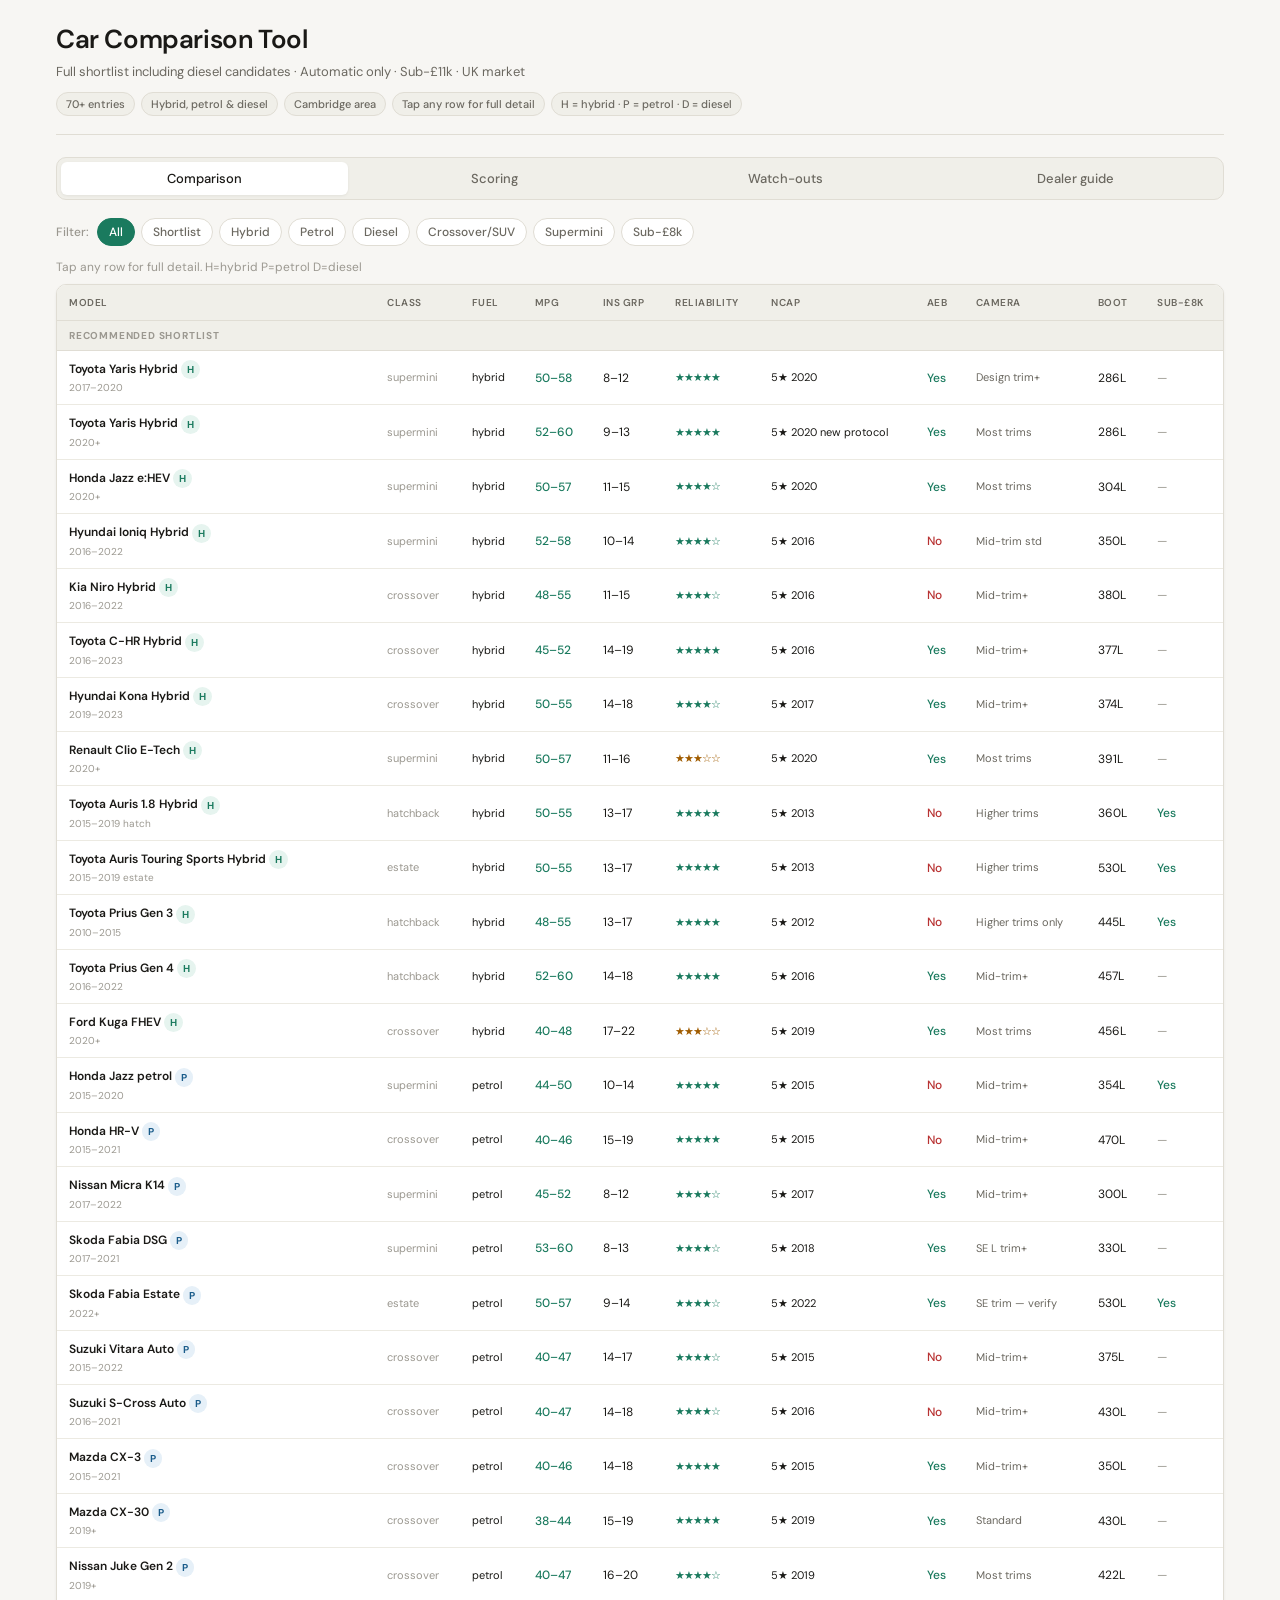
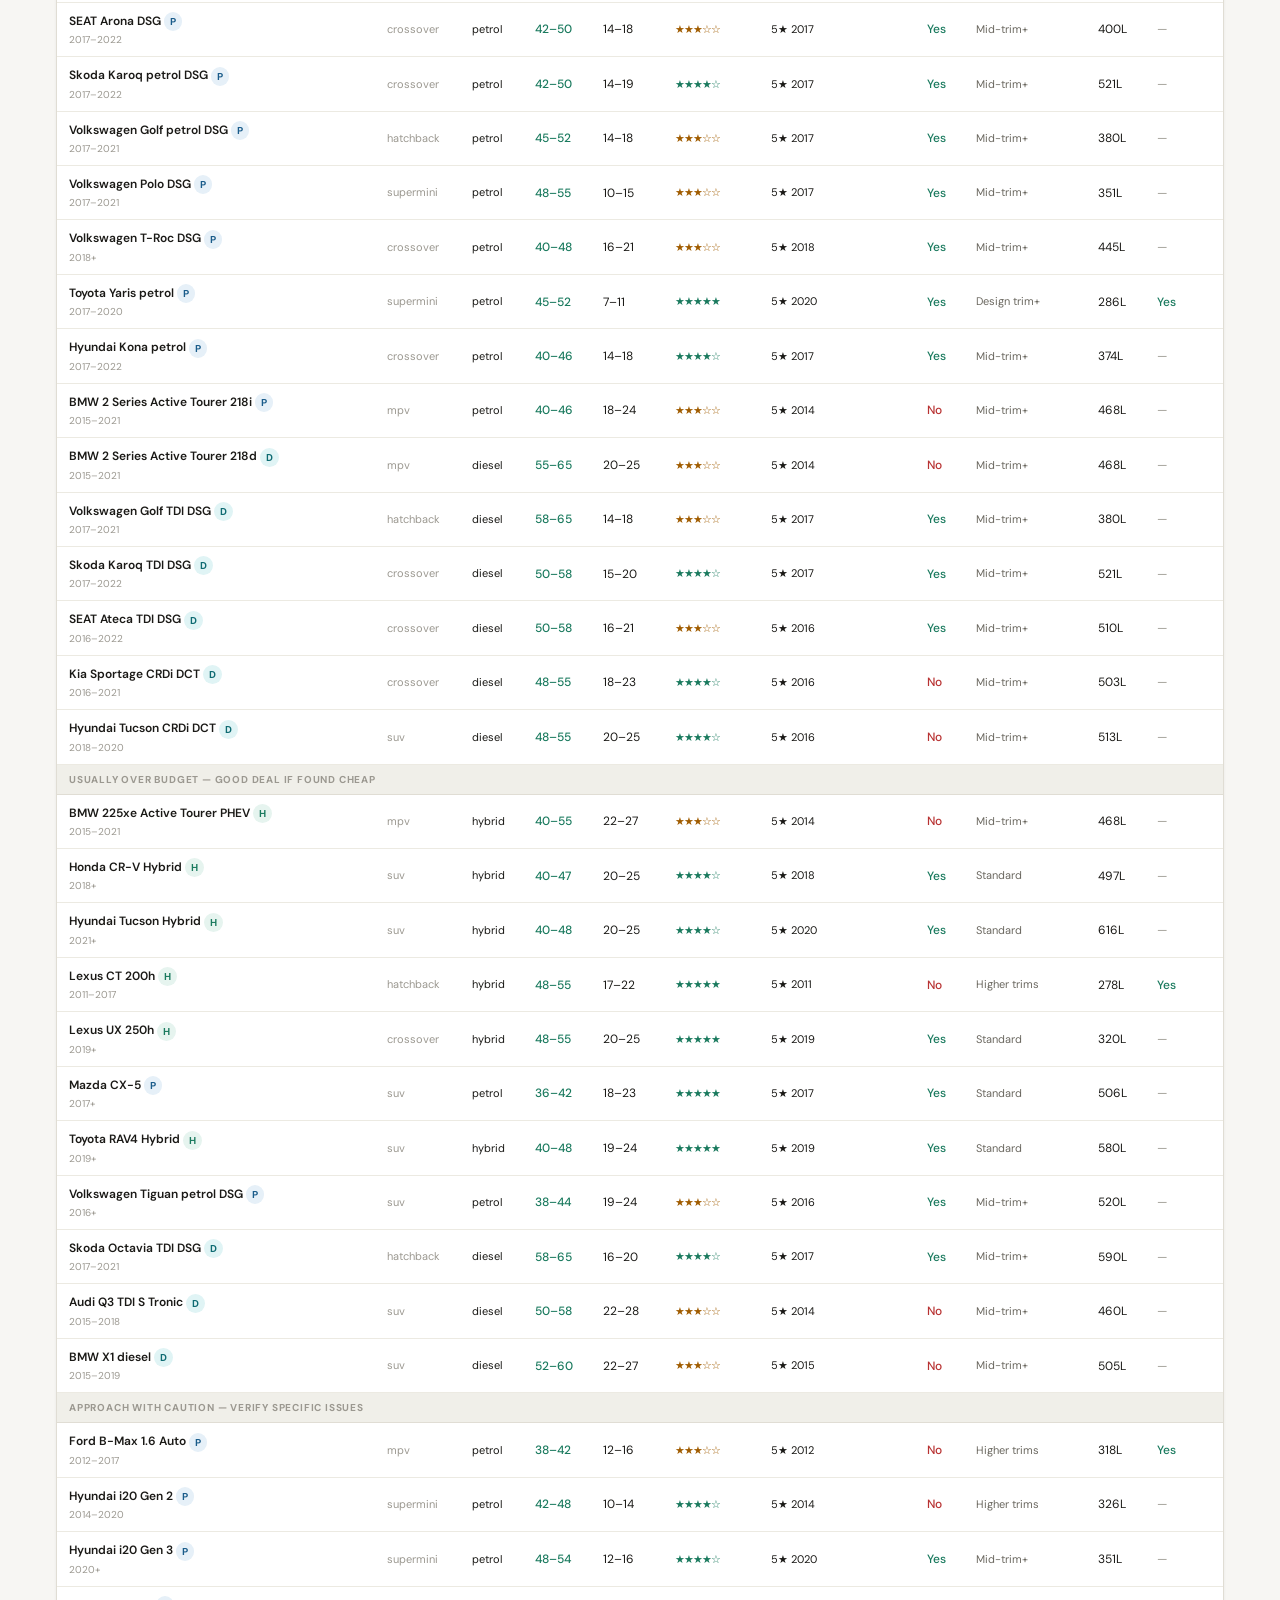
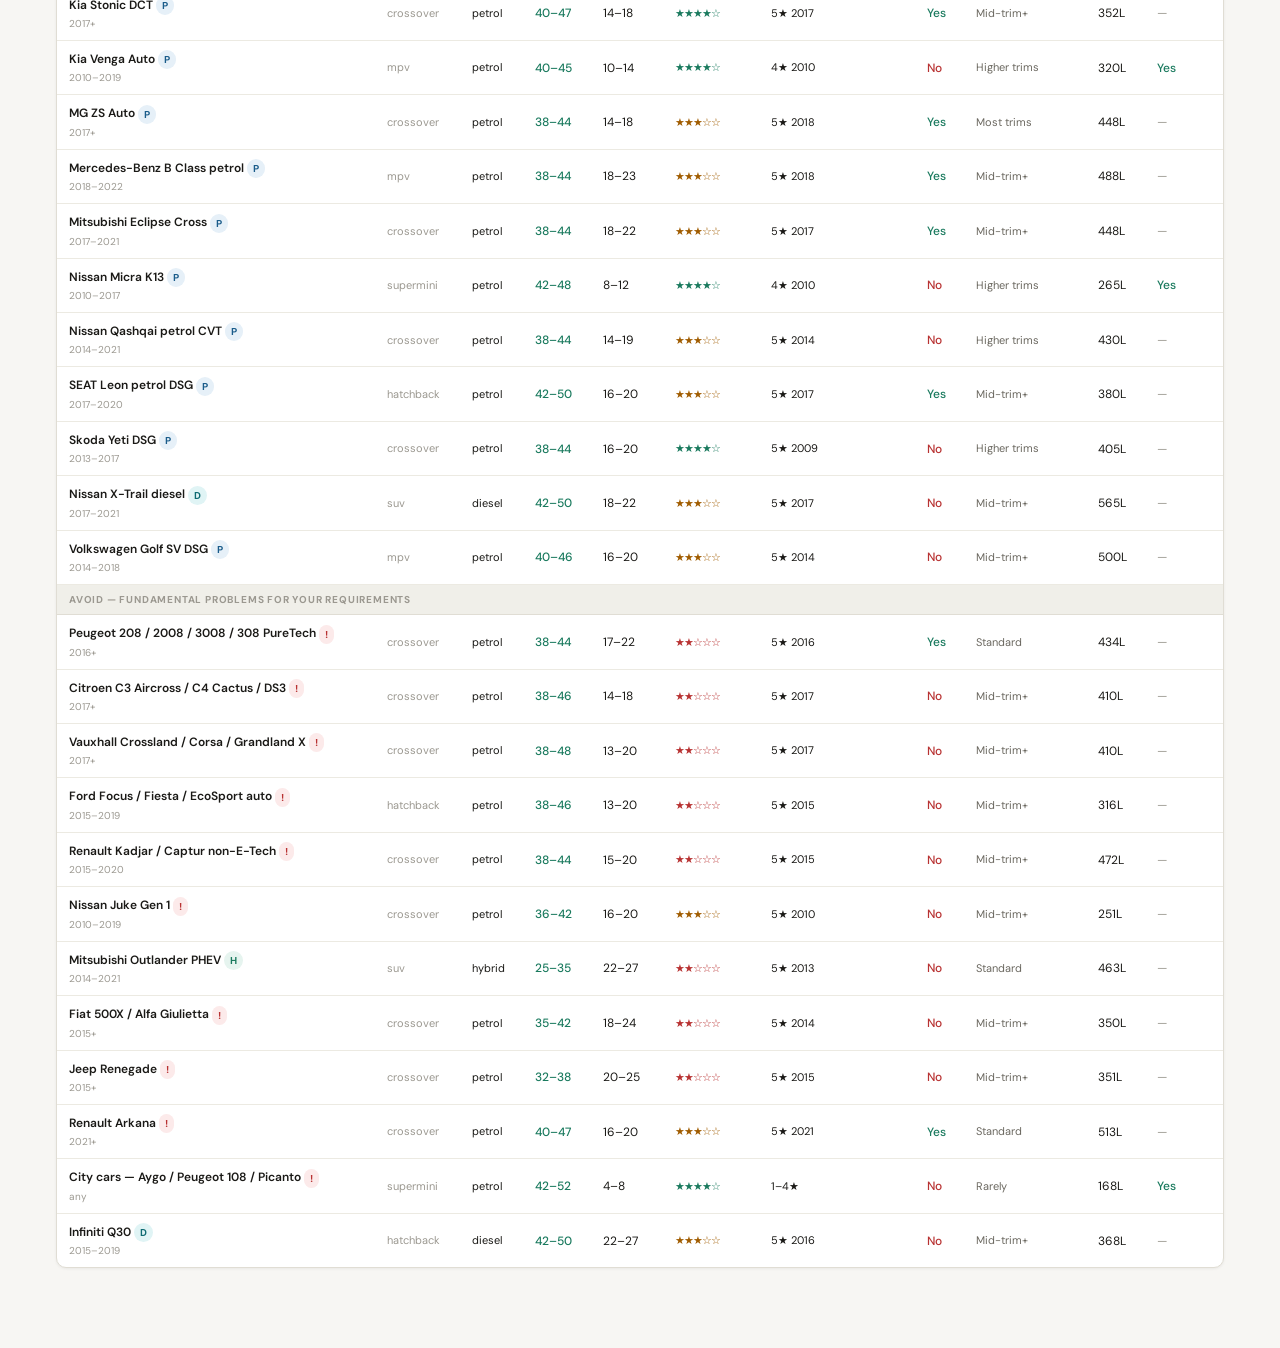
<file: index.html>
<!DOCTYPE html>
<html lang="en">
<head>
<meta charset="UTF-8">
<meta name="viewport" content="width=device-width, initial-scale=1.0">
<title>Car Comparison Tool</title>
<link rel="preconnect" href="https://fonts.googleapis.com">
<link rel="preconnect" href="https://fonts.gstatic.com" crossorigin>
<link href="https://fonts.googleapis.com/css2?family=DM+Sans:opsz,wght@9..40,300;9..40,400;9..40,500;9..40,600&family=DM+Mono:wght@400;500&display=swap" rel="stylesheet">
<style>
:root{--bg:#f7f6f3;--bg-card:#fff;--bg-2:#f0efe9;--bg-3:#e8e6de;--border:#e0ddd4;--border-l:#eceae2;--text:#1a1916;--text-2:#6b6860;--text-m:#9b9890;--green:#1a7a5e;--green-bg:#e6f4ef;--amber:#a05c00;--amber-bg:#fdf3e3;--red:#b83232;--red-bg:#fceaea;--blue:#1a5c8a;--blue-bg:#e6f0f8;--teal:#0e6b72;--teal-bg:#e0f4f5;--purple:#5c3d8a;--purple-bg:#f0eaf8;--accent:#1a7a5e;--accent-h:#15664e;--sh:0 1px 3px rgba(0,0,0,.06);--sh2:0 2px 8px rgba(0,0,0,.09);--sh3:0 8px 32px rgba(0,0,0,.14);--r:10px;--rs:6px;--rl:16px;--font:'DM Sans',sans-serif;--mono:'DM Mono',monospace}
*{box-sizing:border-box;margin:0;padding:0}html{font-size:16px;-webkit-text-size-adjust:100%}body{font-family:var(--font);background:var(--bg);color:var(--text);min-height:100vh;line-height:1.5}
.app{max-width:1200px;margin:0 auto;padding:20px 16px 80px}
.hdr{margin-bottom:22px;padding-bottom:18px;border-bottom:1.5px solid var(--border)}.hdr h1{font-size:clamp(18px,4vw,26px);font-weight:600;letter-spacing:-.4px}.hdr p{font-size:13px;color:var(--text-2);margin-top:3px}.meta-row{display:flex;gap:6px;flex-wrap:wrap;margin-top:10px}.mtag{font-size:11px;font-weight:500;padding:3px 9px;border-radius:20px;background:var(--bg-2);color:var(--text-2);border:1px solid var(--border)}
.tabs{display:flex;gap:3px;background:var(--bg-2);padding:4px;border-radius:var(--r);border:1px solid var(--border);margin-bottom:18px;flex-wrap:wrap}.tbtn{flex:1;min-width:70px;padding:8px 12px;border:none;border-radius:var(--rs);font-size:13px;font-family:var(--font);font-weight:500;cursor:pointer;background:transparent;color:var(--text-2);transition:all .15s;white-space:nowrap;text-align:center}.tbtn:hover{background:var(--bg-card);color:var(--text)}.tbtn.active{background:var(--bg-card);color:var(--text);box-shadow:var(--sh)}.sec{display:none}.sec.active{display:block}
.fbar{display:flex;gap:6px;flex-wrap:wrap;margin-bottom:12px;align-items:center}.flbl{font-size:12px;color:var(--text-m);font-weight:500;margin-right:2px}.fbtn{padding:5px 11px;border:1px solid var(--border);border-radius:20px;font-size:12px;font-family:var(--font);font-weight:500;cursor:pointer;background:var(--bg-card);color:var(--text-2);transition:all .15s}.fbtn:hover{border-color:var(--accent);color:var(--accent)}.fbtn.active{background:var(--accent);border-color:var(--accent);color:#fff}
.hint{font-size:12px;color:var(--text-m);margin-bottom:8px}.twrap{overflow-x:auto;border-radius:var(--r);border:1px solid var(--border);background:var(--bg-card);box-shadow:var(--sh);-webkit-overflow-scrolling:touch}
table{width:100%;border-collapse:collapse;font-size:12px;min-width:720px}thead th{background:var(--bg-2);font-weight:600;font-size:10px;letter-spacing:.05em;text-transform:uppercase;color:var(--text-2);text-align:left;padding:10px 12px;border-bottom:1px solid var(--border);white-space:nowrap;cursor:pointer;user-select:none}thead th:hover{color:var(--text);background:var(--bg-3)}thead th.sorted{color:var(--accent)}tbody tr{cursor:pointer;border-bottom:1px solid var(--border-l);transition:background .1s}tbody tr:last-child{border-bottom:none}tbody tr:hover{background:var(--bg-2)}tbody tr.shdr{cursor:default;background:var(--bg-2)}tbody tr.shdr:hover{background:var(--bg-2)}td{padding:9px 12px;vertical-align:middle}.shdr td{font-size:10px;font-weight:700;letter-spacing:.08em;text-transform:uppercase;color:var(--text-m);padding:7px 12px;border-bottom:1px solid var(--border)}.cname{font-weight:600;font-size:12px;display:block}.cgen{font-size:10px;color:var(--text-m);display:block;margin-top:1px}
.tag{display:inline-flex;align-items:center;font-size:10px;font-weight:700;padding:2px 6px;border-radius:20px;margin-left:3px;vertical-align:middle}.th{background:var(--green-bg);color:var(--green)}.tp{background:var(--blue-bg);color:var(--blue)}.td{background:var(--teal-bg);color:var(--teal)}.tx{background:var(--red-bg);color:var(--red)}.tdeal{background:var(--amber-bg);color:var(--amber)}.tcaution{background:var(--purple-bg);color:var(--purple)}
.good{color:var(--green);font-weight:500}.mid{color:var(--amber);font-weight:500}.bad{color:var(--red);font-weight:500}.muted{color:var(--text-m)}.stars{font-size:11px;letter-spacing:-1px}
.slayout{display:grid;grid-template-columns:1fr 1fr;gap:16px}@media(max-width:640px){.slayout{grid-template-columns:1fr}}.panel{background:var(--bg-card);border:1px solid var(--border);border-radius:var(--r);padding:16px;box-shadow:var(--sh)}.panel h3{font-size:13px;font-weight:600;margin-bottom:14px}.wr{margin-bottom:13px}.wl{display:flex;justify-content:space-between;margin-bottom:5px}.wn{font-size:12px;color:var(--text-2);font-weight:500}.wv{font-size:12px;font-weight:700;color:var(--accent);font-family:var(--mono)}
input[type=range]{width:100%;height:4px;-webkit-appearance:none;appearance:none;background:var(--bg-3);border-radius:2px;outline:none;cursor:pointer}input[type=range]::-webkit-slider-thumb{-webkit-appearance:none;width:18px;height:18px;border-radius:50%;background:var(--accent);border:2px solid #fff;box-shadow:0 1px 4px rgba(0,0,0,.2);cursor:pointer}input[type=range]::-moz-range-thumb{width:18px;height:18px;border-radius:50%;background:var(--accent);border:2px solid #fff;cursor:pointer}
.tlbl{font-size:11px;color:var(--text-m);margin-top:10px;padding-top:10px;border-top:1px solid var(--border-l)}.tlbl.ok{color:var(--green);font-weight:500}
.srow{display:flex;align-items:center;gap:9px;padding:8px 0;border-bottom:1px solid var(--border-l);cursor:pointer}.srow:last-child{border-bottom:none}.srow:hover{opacity:.8}.rank{width:22px;height:22px;border-radius:50%;display:flex;align-items:center;justify-content:center;font-size:11px;font-weight:700;flex-shrink:0}.r1{background:#fde68a;color:#78350f}.r2{background:#e2e8f0;color:#334155}.r3{background:#fed7aa;color:#7c2d12}.rn{background:var(--bg-2);color:var(--text-m)}.sinfo{flex:1;min-width:0}.sname{font-size:12px;font-weight:600;white-space:nowrap;overflow:hidden;text-overflow:ellipsis}.ssub{font-size:10px;color:var(--text-m)}.btrack{flex:1;height:6px;background:var(--bg-3);border-radius:3px;overflow:hidden;min-width:40px}.bfill{height:100%;background:var(--accent);border-radius:3px;transition:width .3s ease}.snum{font-size:14px;font-weight:700;font-family:var(--mono);color:var(--text);flex-shrink:0;width:34px;text-align:right}
.wogrid{display:grid;grid-template-columns:repeat(auto-fill,minmax(255px,1fr));gap:12px}.wocard{background:var(--bg-card);border:1px solid var(--border);border-radius:var(--r);padding:14px 16px}.wohead{font-size:13px;font-weight:600;margin-bottom:10px;display:flex;align-items:center;gap:6px;flex-wrap:wrap}.wogen{font-size:10px;font-weight:400;color:var(--text-m)}.wor{display:flex;gap:7px;align-items:flex-start;margin-bottom:5px}.woi{font-size:13px;flex-shrink:0;line-height:1.4}.wot{font-size:12px;color:var(--text-2);line-height:1.4}.wodiv{height:1px;background:var(--border-l);margin:8px 0}
.dgrid{display:grid;grid-template-columns:repeat(auto-fill,minmax(240px,1fr));gap:12px}.dcard{background:var(--bg-card);border:1.5px solid var(--border);border-radius:var(--r);padding:14px 16px;cursor:pointer;transition:all .15s}.dcard:hover{box-shadow:var(--sh2);transform:translateY(-1px)}.dcard.d-good{border-color:var(--green)}.dcard.d-caution{border-color:var(--purple)}.dcard.d-avoid{border-color:var(--red)}.dname{font-size:13px;font-weight:600;margin-bottom:6px}.dbadge{display:inline-flex;align-items:center;gap:4px;font-size:11px;font-weight:600;padding:3px 8px;border-radius:20px;margin-bottom:6px}.dbadge.good{background:var(--green-bg);color:var(--green)}.dbadge.caution{background:var(--purple-bg);color:var(--purple)}.dbadge.avoid{background:var(--red-bg);color:var(--red)}.dprice{font-size:11px;color:var(--text-m);margin-bottom:6px}.dtext{font-size:12px;color:var(--text-2);line-height:1.4}
.note{background:var(--bg-2);border:1px solid var(--border);border-radius:var(--rs);padding:10px 14px;font-size:12px;color:var(--text-2);margin-top:14px;line-height:1.5}
.overlay{display:none;position:fixed;inset:0;background:rgba(0,0,0,.45);z-index:100;padding:20px;overflow-y:auto;justify-content:center;align-items:flex-start}.overlay.open{display:flex}.modal{background:var(--bg-card);border-radius:var(--rl);padding:22px;width:100%;max-width:560px;margin:auto;box-shadow:var(--sh3)}.mhdr{display:flex;justify-content:space-between;align-items:flex-start;margin-bottom:16px;gap:12px}.mtitle{font-size:17px;font-weight:600;line-height:1.3}.msub{font-size:12px;color:var(--text-m);margin-top:3px}.mclose{background:var(--bg-2);border:1px solid var(--border);border-radius:var(--rs);padding:6px 12px;font-size:12px;font-family:var(--font);cursor:pointer;color:var(--text-2);flex-shrink:0}.mclose:hover{background:var(--bg-3)}.mgrid{display:grid;grid-template-columns:repeat(3,1fr);gap:10px;margin-bottom:16px}@media(max-width:380px){.mgrid{grid-template-columns:1fr 1fr}}.mflbl{font-size:10px;font-weight:700;text-transform:uppercase;letter-spacing:.06em;color:var(--text-m);display:block;margin-bottom:2px}.mfval{font-size:13px;font-weight:500;color:var(--text)}.ilbl{font-size:10px;font-weight:700;text-transform:uppercase;letter-spacing:.06em;color:var(--text-m);margin-bottom:6px}.ibox{background:var(--bg-2);border-radius:var(--rs);padding:11px 13px;font-size:12px;color:var(--text-2);line-height:1.6;margin-bottom:12px;border-left:3px solid var(--accent)}
@media(max-width:480px){.app{padding:14px 12px 80px}.tbtn{font-size:12px;padding:7px 8px}td,thead th{padding:8px 9px}.modal{padding:16px}.mtitle{font-size:15px}}
</style>
</head>
<body>
<div class="app">
<div class="hdr">
  <h1>Car Comparison Tool</h1>
  <p>Full shortlist including diesel candidates &middot; Automatic only &middot; Sub-&pound;11k &middot; UK market</p>
  <div class="meta-row">
    <span class="mtag">70+ entries</span>
    <span class="mtag">Hybrid, petrol &amp; diesel</span>
    <span class="mtag">Cambridge area</span>
    <span class="mtag">Tap any row for full detail</span>
    <span class="mtag">H = hybrid &middot; P = petrol &middot; D = diesel</span>
  </div>
</div>
<div class="tabs">
  <button class="tbtn active" onclick="showTab('compare',this)">Comparison</button>
  <button class="tbtn" onclick="showTab('score',this)">Scoring</button>
  <button class="tbtn" onclick="showTab('watchouts',this)">Watch-outs</button>
  <button class="tbtn" onclick="showTab('dealer',this)">Dealer guide</button>
</div>
<div id="tab-compare" class="sec active">
  <div class="fbar">
    <span class="flbl">Filter:</span>
    <button class="fbtn active" onclick="setF('all',this)">All</button>
    <button class="fbtn" onclick="setF('shortlist',this)">Shortlist</button>
    <button class="fbtn" onclick="setF('hybrid',this)">Hybrid</button>
    <button class="fbtn" onclick="setF('petrol',this)">Petrol</button>
    <button class="fbtn" onclick="setF('diesel',this)">Diesel</button>
    <button class="fbtn" onclick="setF('crossover',this)">Crossover/SUV</button>
    <button class="fbtn" onclick="setF('supermini',this)">Supermini</button>
    <button class="fbtn" onclick="setF('sub8',this)">Sub-&pound;8k</button>
  </div>
  <p class="hint">Tap any row for full detail. H=hybrid P=petrol D=diesel</p>
  <div class="twrap">
  <table>
    <thead><tr>
      <th onclick="sortBy('name')">Model</th>
      <th onclick="sortBy('size')">Class</th>
      <th onclick="sortBy('type')">Fuel</th>
      <th onclick="sortBy('mpgLo')">MPG</th>
      <th onclick="sortBy('ins')">Ins grp</th>
      <th onclick="sortBy('rel')">Reliability</th>
      <th onclick="sortBy('ncap')">NCAP</th>
      <th onclick="sortBy('aeb')">AEB</th>
      <th onclick="sortBy('cam')">Camera</th>
      <th onclick="sortBy('boot')">Boot</th>
      <th onclick="sortBy('sub8')">Sub-&pound;8k</th>
    </tr></thead>
    <tbody id="ctbody"></tbody>
  </table>
  </div>
</div>
<div id="tab-score" class="sec">
  <div class="slayout">
    <div class="panel">
      <h3>Adjust weights</h3>
      <div id="wcontrols"></div>
      <p class="tlbl" id="tlbl"></p>
    </div>
    <div class="panel">
      <h3>Rankings</h3>
      <div class="fbar" id="sfilters" style="margin-bottom:12px">
        <button class="fbtn active" onclick="setSF('all',this)">All</button>
        <button class="fbtn" onclick="setSF('shortlist',this)">Shortlist</button>
        <button class="fbtn" onclick="setSF('hybrid',this)">Hybrid</button>
        <button class="fbtn" onclick="setSF('diesel',this)">Diesel</button>
      </div>
      <div id="slist"></div>
    </div>
  </div>
  <p class="note">Scores exclude avoid cars. Caution cars included but marked. Adjust weights to reflect your priorities.</p>
</div>
<div id="tab-watchouts" class="sec">
  <div class="wogrid" id="wogrid"></div>
  <p class="note">Always: HPI check (~&pound;20 hpicheck.com), MOT history via DVLA (free), AA/RAC inspection (~&pound;150) before purchase.</p>
</div>
<div id="tab-dealer" class="sec">
  <p style="font-size:13px;color:var(--text-2);margin-bottom:14px">Cars you may encounter at a dealer. Green=good deal if cheap. Purple=caution. Red=avoid.</p>
  <div class="dgrid" id="dgrid"></div>
  <p class="note">For PureTech engines ask for timing chain documentation. For all diesels ask about DPF service history. Always check DVLA recall register.</p>
</div>
</div>
<div class="overlay" id="overlay" onclick="closeOut(event)">
  <div class="modal" id="modal"></div>
</div>
<script>
// ================================================================
// CAR DATA — edit this section to add or update cars
// status: 'shortlist' | 'good-deal' | 'caution' | 'avoid'
// type:   'hybrid' | 'petrol' | 'diesel'
// size:   'supermini'|'hatchback'|'crossover'|'suv'|'estate'|'mpv'
// ================================================================
const CARS=[
// SHORTLIST HYBRIDS
{name:'Toyota Yaris Hybrid',gen:'2017–2020',size:'supermini',type:'hybrid',status:'shortlist',sub8:false,price:'£7–10k',mpgLo:50,mpgHi:58,ins:'8–12',rel:5,ncap:'5★ 2020',aeb:true,cam:'Design trim+',boot:286,dep:'Low',isofix:2,nhv:'Adequate',smartphone:'CarPlay/AA from 2019+',auto:'e-CVT (always auto)',scores:{reliability:5,cost:4,safety:4,practicality:3,price:3},good:['#1 Warrantywise reliability 2026','Toyota Safety Sense AEB standard from 2017','Excellent parts and garage coverage'],warn:['Camera needs Design trim+ — verify on listing','Tight rear seats for adults','Pre-2017 has fewer safety features']},
{name:'Toyota Yaris Hybrid',gen:'2020+',size:'supermini',type:'hybrid',status:'shortlist',sub8:false,price:'£9–11k',mpgLo:52,mpgHi:60,ins:'9–13',rel:5,ncap:'5★ 2020 new protocol',aeb:true,cam:'Most trims',boot:286,dep:'Very low',isofix:2,nhv:'Improved — acceptable',smartphone:'CarPlay/AA standard',auto:'e-CVT (always auto)',scores:{reliability:5,cost:3,safety:5,practicality:3,price:2},good:['First car through new Euro NCAP — top score','AEB detects pedestrians mid-turn','Updated infotainment'],warn:['Stretches budget near £11k','Still tight rear space','Fewer available examples in area']},
{name:'Honda Jazz e:HEV',gen:'2020+',size:'supermini',type:'hybrid',status:'shortlist',sub8:false,price:'£9–11k',mpgLo:50,mpgHi:57,ins:'11–15',rel:4,ncap:'5★ 2020',aeb:true,cam:'Most trims',boot:304,dep:'Low-medium',isofix:2,nhv:'Good — quiet and refined',smartphone:'CarPlay/AA standard',auto:'e-CVT (always auto)',scores:{reliability:4,cost:3,safety:5,practicality:5,price:2},good:['Best owner satisfaction 14th/50 Driver Power 2025','Magic Seats — exceptional versatility','8.25 inch screen standard'],warn:['Hard to find sub-£10k cleanly','Pre-2020 Jazz is a different car','Ensure buying 2020+ specifically']},
{name:'Hyundai Ioniq Hybrid',gen:'2016–2022',size:'supermini',type:'hybrid',status:'shortlist',sub8:false,price:'£6–9k',mpgLo:52,mpgHi:58,ins:'10–14',rel:4,ncap:'5★ 2016',aeb:false,cam:'Mid-trim std',boot:350,dep:'Medium',isofix:2,nhv:'Good — aerodynamic body helps',smartphone:'CarPlay/AA from 2018+',auto:'6-spd DCT (always auto)',scores:{reliability:4,cost:5,safety:4,practicality:4,price:4},good:['Best hybrid value for money','Efficient on mixed and motorway driving','Camera widely available mid-trim'],warn:['AEB not standard on all early/lower trims — verify','2016–17 infotainment dated','DCT less smooth than Toyota CVT at low speed']},
{name:'Kia Niro Hybrid',gen:'2016–2022',size:'crossover',type:'hybrid',status:'shortlist',sub8:false,price:'£7–9k',mpgLo:48,mpgHi:55,ins:'11–15',rel:4,ncap:'5★ 2016',aeb:false,cam:'Mid-trim+',boot:380,dep:'Low-medium',isofix:2,nhv:'Decent',smartphone:'CarPlay/AA from 2018+',auto:'6-spd DCT (always auto)',scores:{reliability:4,cost:4,safety:4,practicality:5,price:4},good:['Higher seating — closer to 3008 feel','7-year warranty backstory on newer examples','Largest boot of supermini hybrids'],warn:['Confirm HEV not PHEV or EV — same body shell','AEB not universal across trims','Slightly less frugal than Ioniq']},
{name:'Toyota C-HR Hybrid',gen:'2016–2023',size:'crossover',type:'hybrid',status:'shortlist',sub8:false,price:'£8–11k',mpgLo:45,mpgHi:52,ins:'14–19',rel:5,ncap:'5★ 2016',aeb:true,cam:'Mid-trim+',boot:377,dep:'Low',isofix:2,nhv:'Good — well insulated',smartphone:'CarPlay/AA from 2019+',auto:'e-CVT (always auto)',scores:{reliability:5,cost:4,safety:4,practicality:4,price:3},good:['Toyota Yaris hybrid drivetrain in crossover body','AEB standard across most trims','Strong residual values'],warn:['Coupe roofline reduces rear visibility — camera especially important','Boot compromised by styling (377L)','Polarising exterior']},
{name:'Hyundai Kona Hybrid',gen:'2019–2023',size:'crossover',type:'hybrid',status:'shortlist',sub8:false,price:'£9–11k',mpgLo:50,mpgHi:55,ins:'14–18',rel:4,ncap:'5★ 2017',aeb:true,cam:'Mid-trim+',boot:374,dep:'Low-medium',isofix:2,nhv:'Good',smartphone:'CarPlay/AA standard',auto:'6-spd DCT (always auto)',scores:{reliability:4,cost:4,safety:4,practicality:4,price:3},good:['Proper crossover seating — upright roofline','Good visibility — no Arkana-style issues','AEB standard'],warn:['Sub-£11k examples are earlier/higher mileage','Verify DCT service history','1.6 GDi hybrid — less smooth than Toyota e-CVT']},
{name:'Renault Clio E-Tech',gen:'2020+',size:'supermini',type:'hybrid',status:'shortlist',sub8:false,price:'£7–10k',mpgLo:50,mpgHi:57,ins:'11–16',rel:3,ncap:'5★ 2020',aeb:true,cam:'Most trims',boot:391,dep:'Medium-high',isofix:2,nhv:'Good — well refined',smartphone:'CarPlay/AA standard',auto:'Multimode auto (always)',scores:{reliability:3,cost:4,safety:5,practicality:4,price:3},good:['5-star Euro NCAP under new 2020 protocol','Camera widely available','Stylish and well equipped'],warn:['French reliability historically patchier than Japanese','Less independent garage experience with E-Tech','Newer — less long-term data']},
{name:'Toyota Auris 1.8 Hybrid',gen:'2015–2019 hatch',size:'hatchback',type:'hybrid',status:'shortlist',sub8:true,price:'£7–10k',mpgLo:50,mpgHi:55,ins:'13–17',rel:5,ncap:'5★ 2013',aeb:false,cam:'Higher trims',boot:360,dep:'Low-medium',isofix:2,nhv:'Good',smartphone:'Partial — check listing',auto:'CVT (always auto)',scores:{reliability:5,cost:4,safety:3,practicality:4,price:4},good:['Toyota proven 1.8 hybrid — same as Prius','Safety Sense AEB on post-facelift examples — verify','Underrated and underpriced'],warn:['AEB only on examples with Safety Sense badge — always verify','NCAP 2013 protocol on earlier examples','Infotainment dated on pre-2018 cars']},
{name:'Toyota Auris Touring Sports Hybrid',gen:'2015–2019 estate',size:'estate',type:'hybrid',status:'shortlist',sub8:true,price:'£7–10k',mpgLo:50,mpgHi:55,ins:'13–17',rel:5,ncap:'5★ 2013',aeb:false,cam:'Higher trims',boot:530,dep:'Low-medium',isofix:2,nhv:'Good',smartphone:'Partial — check listing',auto:'CVT (always auto)',scores:{reliability:5,cost:4,safety:3,practicality:5,price:4},good:['530L estate boot — matches Peugeot 3008 practicality','Same proven Toyota hybrid drivetrain','Underrated — often cheaper than equivalent Prius'],warn:['AEB only where Safety Sense is explicitly listed — verify','NCAP 2013 protocol','Infotainment dated on pre-2018 examples']},
{name:'Toyota Prius Gen 3',gen:'2010–2015',size:'hatchback',type:'hybrid',status:'shortlist',sub8:true,price:'£3–7k',mpgLo:48,mpgHi:55,ins:'13–17',rel:5,ncap:'5★ 2012',aeb:false,cam:'Higher trims only',boot:445,dep:'Very low — depreciated',isofix:2,nhv:'Acceptable',smartphone:'None — too old',auto:'CVT (always auto)',scores:{reliability:5,cost:5,safety:2,practicality:4,price:5},good:['Most affordable hybrid option','Battery lasts 200k+ miles routinely','Largest boot of hybrid hatchbacks'],warn:['No AEB or lane assist','No smartphone integration — too old','Older 2012 NCAP protocol']},
{name:'Toyota Prius Gen 4',gen:'2016–2022',size:'hatchback',type:'hybrid',status:'shortlist',sub8:false,price:'£8–11k',mpgLo:52,mpgHi:60,ins:'14–18',rel:5,ncap:'5★ 2016',aeb:true,cam:'Mid-trim+',boot:457,dep:'Low',isofix:2,nhv:'Good',smartphone:'CarPlay/AA from 2019',auto:'CVT (always auto)',scores:{reliability:5,cost:4,safety:4,practicality:4,price:3},good:['AEB standard across most trims','Improved interior vs Gen 3','Proven 200k+ mile battery'],warn:['Polarising styling','Tight sub-£10k for clean examples','High mileage examples appearing — verify history']},
{name:'Ford Kuga FHEV',gen:'2020+',size:'crossover',type:'hybrid',status:'shortlist',sub8:false,price:'£9–12k',mpgLo:40,mpgHi:48,ins:'17–22',rel:3,ncap:'5★ 2019',aeb:true,cam:'Most trims',boot:456,dep:'Medium-high',isofix:2,nhv:'Good',smartphone:'CarPlay/AA standard',auto:'Auto (always)',scores:{reliability:3,cost:3,safety:4,practicality:5,price:2},good:['Best size match to Peugeot 3008 on hybrid list','5-star 2019 NCAP','456L boot'],warn:['FHEV system less proven than Toyota/Honda','Avoid pre-2020 — fire risk recall','Tight sub-£10k for clean examples']},
// SHORTLIST PETROL
{name:'Honda Jazz petrol',gen:'2015–2020',size:'supermini',type:'petrol',status:'shortlist',sub8:true,price:'£5–8k',mpgLo:44,mpgHi:50,ins:'10–14',rel:5,ncap:'5★ 2015',aeb:false,cam:'Mid-trim+',boot:354,dep:'Medium',isofix:2,nhv:'Good for class',smartphone:'CarPlay/AA from 2018+',auto:'CVT (proven)',scores:{reliability:5,cost:4,safety:3,practicality:5,price:4},good:['Honda 1.3 i-VTEC — legendarily reliable','Magic Seats retained','CVT auto widely available and proven'],warn:['No AEB on this generation','NCAP 2015 protocol','44–50mpg — less frugal than hybrids']},
{name:'Honda HR-V',gen:'2015–2021',size:'crossover',type:'petrol',status:'shortlist',sub8:false,price:'£8–11k',mpgLo:40,mpgHi:46,ins:'15–19',rel:5,ncap:'5★ 2015',aeb:false,cam:'Mid-trim+',boot:470,dep:'Low-medium',isofix:2,nhv:'Good',smartphone:'CarPlay/AA from 2018+',auto:'Honda CVT (proven)',scores:{reliability:5,cost:3,safety:3,practicality:5,price:3},good:['Honda Jazz CVT reliability in a crossover body','470L boot','Higher seating — closer to 3008 feel'],warn:['No AEB on this generation','NCAP 2015 protocol','Tight sub-£10k for clean examples']},
{name:'Nissan Micra K14',gen:'2017–2022',size:'supermini',type:'petrol',status:'shortlist',sub8:false,price:'£6–9k',mpgLo:45,mpgHi:52,ins:'8–12',rel:4,ncap:'5★ 2017',aeb:true,cam:'Mid-trim+',boot:300,dep:'Medium',isofix:2,nhv:'Adequate',smartphone:'CarPlay/AA from 2019+',auto:'CVT (available — verify)',scores:{reliability:4,cost:4,safety:4,practicality:3,price:4},good:['AEB standard across most trims','CVT auto smooth when specified','Often cheaper than equivalent Yaris'],warn:['CVT auto variant less common — always verify','0.9T has occasional turbo seal reports','1.0 IG-T engine is simpler and preferable']},
{name:'Skoda Fabia DSG',gen:'2017–2021',size:'supermini',type:'petrol',status:'shortlist',sub8:false,price:'£5–10k',mpgLo:53,mpgHi:60,ins:'8–13',rel:4,ncap:'5★ 2018',aeb:true,cam:'SE L trim+',boot:330,dep:'Medium',isofix:2,nhv:'Good — solid build',smartphone:'CarPlay/AA from 2019+',auto:'7-spd DSG (110PS+ only)',scores:{reliability:4,cost:5,safety:4,practicality:4,price:5},good:['Best real-world petrol mpg (53–60mpg)','VW Group parts — cheap and widespread','AEB standard post-2018 facelift'],warn:['DSG only on 110PS+ — 95PS is manual only','Always verify gearbox on test drive','SE L trim for camera — base SE may not include it']},
{name:'Skoda Fabia Estate',gen:'2022+',size:'estate',type:'petrol',status:'shortlist',sub8:true,price:'£7–10k',mpgLo:50,mpgHi:57,ins:'9–14',rel:4,ncap:'5★ 2022',aeb:true,cam:'SE trim — verify',boot:530,dep:'Medium',isofix:2,nhv:'Good',smartphone:'CarPlay/AA standard',auto:'7-spd DSG (verify on test drive)',scores:{reliability:4,cost:4,safety:5,practicality:5,price:4},good:['Most modern car on list — 2022 NCAP protocol','9.2 inch touchscreen standard','530L estate boot matches 3008 practicality'],warn:['High mileage on budget examples (80k+ on 3-year-old cars)','95PS DSG listing mismatch — verify smooth auto on test drive','Wetbelt service due around 100k miles — check history']},
{name:'Suzuki Vitara Auto',gen:'2015–2022',size:'crossover',type:'petrol',status:'shortlist',sub8:false,price:'£7–10k',mpgLo:40,mpgHi:47,ins:'14–17',rel:4,ncap:'5★ 2015',aeb:false,cam:'Mid-trim+',boot:375,dep:'Medium',isofix:2,nhv:'Adequate',smartphone:'CarPlay/AA from 2019+',auto:'6-spd torque converter (smooth)',scores:{reliability:4,cost:4,safety:3,practicality:4,price:4},good:['Naturally aspirated 1.6 — no turbo complexity','Torque converter — no DCT concerns','Proper crossover seating height'],warn:['No AEB on most budget examples','Lower mpg than turbo rivals','2015 NCAP less demanding']},
{name:'Suzuki S-Cross Auto',gen:'2016–2021',size:'crossover',type:'petrol',status:'shortlist',sub8:false,price:'£7–10k',mpgLo:40,mpgHi:47,ins:'14–18',rel:4,ncap:'5★ 2016',aeb:false,cam:'Mid-trim+',boot:430,dep:'Medium',isofix:2,nhv:'Good',smartphone:'CarPlay/AA from 2019+',auto:'6-spd torque converter / 1.0 Boosterjet',scores:{reliability:4,cost:4,safety:3,practicality:4,price:4},good:['Vitara sibling — same proven drivetrain','430L boot','More 3008-adjacent in size'],warn:['No AEB on most budget examples — verify','1.0 Boosterjet is turbocharged — different to 1.6','Less common than Vitara']},
{name:'Mazda CX-3',gen:'2015–2021',size:'crossover',type:'petrol',status:'shortlist',sub8:false,price:'£7–10k',mpgLo:40,mpgHi:46,ins:'14–18',rel:5,ncap:'5★ 2015',aeb:true,cam:'Mid-trim+',boot:350,dep:'Low',isofix:2,nhv:'Excellent',smartphone:'CarPlay/AA from 2018+',auto:'6-spd torque converter (smooth)',scores:{reliability:5,cost:3,safety:4,practicality:3,price:4},good:['Toyota-adjacent reliability','Torque converter — no DCT concerns','Excellent build quality'],warn:['Smaller boot (350L)','Lower seating than typical crossover','2015 NCAP protocol']},
{name:'Mazda CX-30',gen:'2019+',size:'crossover',type:'petrol',status:'shortlist',sub8:false,price:'£9–12k',mpgLo:38,mpgHi:44,ins:'15–19',rel:5,ncap:'5★ 2019',aeb:true,cam:'Standard',boot:430,dep:'Low',isofix:2,nhv:'Excellent — best in class',smartphone:'CarPlay/AA standard',auto:'6-spd torque converter (smooth)',scores:{reliability:5,cost:3,safety:5,practicality:4,price:2},good:['Toyota-adjacent reliability','Best motorway refinement in crossover class','5-star 2019 NCAP'],warn:['MPG lower than hybrid alternatives','Tight sub-£10k for clean examples','Lower seating than typical crossover']},
{name:'Nissan Juke Gen 2',gen:'2019+',size:'crossover',type:'petrol',status:'shortlist',sub8:false,price:'£9–12k',mpgLo:40,mpgHi:47,ins:'16–20',rel:4,ncap:'5★ 2019',aeb:true,cam:'Most trims',boot:422,dep:'Medium',isofix:2,nhv:'Good',smartphone:'CarPlay/AA standard',auto:'DCT (more reliable than Gen 1)',scores:{reliability:4,cost:3,safety:4,practicality:4,price:3},good:['Major reliability improvement over Gen 1','422L boot vs 251L on Gen 1','AEB standard'],warn:['Stretches sub-£11k — few clean examples','Avoid Gen 1 entirely','DCT less proven than torque converter']},
{name:'SEAT Arona DSG',gen:'2017–2022',size:'crossover',type:'petrol',status:'shortlist',sub8:false,price:'£8–11k',mpgLo:42,mpgHi:50,ins:'14–18',rel:3,ncap:'5★ 2017',aeb:true,cam:'Mid-trim+',boot:400,dep:'Medium-high',isofix:2,nhv:'Good',smartphone:'CarPlay/AA from 2018+',auto:'7-spd DSG',scores:{reliability:3,cost:3,safety:4,practicality:4,price:3},good:['Proper crossover — higher seating','VW Group platform — cheap parts','AEB standard on most trims'],warn:['SEAT badge depreciates quickly','DSG servicing costs','Less reliable than Japanese rivals']},
{name:'Skoda Karoq petrol DSG',gen:'2017–2022',size:'crossover',type:'petrol',status:'shortlist',sub8:false,price:'£8–11k',mpgLo:42,mpgHi:50,ins:'14–19',rel:4,ncap:'5★ 2017',aeb:true,cam:'Mid-trim+',boot:521,dep:'Medium',isofix:2,nhv:'Good',smartphone:'CarPlay/AA from 2019+',auto:'7-spd DSG standard on most',scores:{reliability:4,cost:3,safety:4,practicality:5,price:3},good:['Best boot on list (521L)','DSG reliable on 1.5 TSI pairing','VW Group parts — cheap'],warn:['1.5 TSI preferred over 1.0 for crossover weight','DSG servicing costs','Less reliable than Japanese alternatives']},
{name:'Volkswagen Golf petrol DSG',gen:'2017–2021',size:'hatchback',type:'petrol',status:'shortlist',sub8:false,price:'£8–11k',mpgLo:45,mpgHi:52,ins:'14–18',rel:3,ncap:'5★ 2017',aeb:true,cam:'Mid-trim+',boot:380,dep:'Medium',isofix:2,nhv:'Good — premium feel',smartphone:'CarPlay/AA from 2018+',auto:'7-spd DSG dry clutch',scores:{reliability:3,cost:3,safety:4,practicality:4,price:3},good:['Premium feel and refinement','1.4/1.5 TSI efficient','Timing chain replaced noted on some listings — check'],warn:['Less reliable than Japanese rivals','DSG servicing important','Higher insurance than superminis']},
{name:'Volkswagen Polo DSG',gen:'2017–2021',size:'supermini',type:'petrol',status:'shortlist',sub8:false,price:'£7–10k',mpgLo:48,mpgHi:55,ins:'10–15',rel:3,ncap:'5★ 2017',aeb:true,cam:'Mid-trim+',boot:351,dep:'Medium',isofix:2,nhv:'Good — premium feel',smartphone:'CarPlay/AA from 2018+',auto:'7-spd DSG',scores:{reliability:3,cost:3,safety:4,practicality:4,price:3},good:['Premium interior for class','1.0 TSI very fuel efficient','Parts same as Fabia — cheap'],warn:['VW badge adds premium vs Fabia','Early 2017 DSG had shudder reports','Less reliable than Japanese rivals']},
{name:'Volkswagen T-Roc DSG',gen:'2018+',size:'crossover',type:'petrol',status:'shortlist',sub8:false,price:'£9–12k',mpgLo:40,mpgHi:48,ins:'16–21',rel:3,ncap:'5★ 2018',aeb:true,cam:'Mid-trim+',boot:445,dep:'Medium',isofix:2,nhv:'Good',smartphone:'CarPlay/AA from 2019+',auto:'7-spd DSG',scores:{reliability:3,cost:3,safety:4,practicality:4,price:2},good:['Proper crossover — upright roofline and good visibility','Good size match to 3008','AEB standard'],warn:['Higher running costs than Japanese rivals','DSG servicing costs','Tight sub-£11k for clean examples']},
{name:'Toyota Yaris petrol',gen:'2017–2020',size:'supermini',type:'petrol',status:'shortlist',sub8:true,price:'£5–8k',mpgLo:45,mpgHi:52,ins:'7–11',rel:5,ncap:'5★ 2020',aeb:true,cam:'Design trim+',boot:286,dep:'Low',isofix:2,nhv:'Adequate',smartphone:'CarPlay/AA from 2019+',auto:'Auto available but very rare',scores:{reliability:5,cost:4,safety:4,practicality:3,price:4},good:['Same platform reliability as hybrid','Toyota Safety Sense AEB standard from 2017','Sub-£5k easily for earlier examples'],warn:['Automatic very rare — expect premium','Camera needs Design trim+','Loses 10–15mpg vs equivalent hybrid']},
{name:'Hyundai Kona petrol',gen:'2017–2022',size:'crossover',type:'petrol',status:'shortlist',sub8:false,price:'£8–10k',mpgLo:40,mpgHi:46,ins:'14–18',rel:4,ncap:'5★ 2017',aeb:true,cam:'Mid-trim+',boot:374,dep:'Medium',isofix:2,nhv:'Good',smartphone:'CarPlay/AA standard',auto:'DCT (available)',scores:{reliability:4,cost:3,safety:4,practicality:4,price:3},good:['Upright roofline — good visibility','AEB standard across most trims','Proper crossover seating position'],warn:['1.0 T-GDi early examples had oil consumption issues — 2018+ better','DCT service history important','Avoid pre-2018 1.0T if possible']},
{name:'BMW 2 Series Active Tourer 218i',gen:'2015–2021',size:'mpv',type:'petrol',status:'shortlist',sub8:false,price:'£8–11k',mpgLo:40,mpgHi:46,ins:'18–24',rel:3,ncap:'5★ 2014',aeb:false,cam:'Mid-trim+',boot:468,dep:'Medium',isofix:2,nhv:'Excellent — premium',smartphone:'CarPlay/AA from 2018+',auto:'ZF 8-spd torque converter (excellent)',scores:{reliability:3,cost:3,safety:3,practicality:4,price:3},good:['Closest 3008 feel match — elevated seating and motorway presence','ZF 8-speed torque converter — one of best autos at this price','Premium refinement at motorway speeds'],warn:['1.5 three-cylinder has timing chain tensioner concern on early examples','Higher servicing costs than Japanese','No AEB on most examples in budget']},
// SHORTLIST DIESEL
{name:'BMW 2 Series Active Tourer 218d',gen:'2015–2021',size:'mpv',type:'diesel',status:'shortlist',sub8:false,price:'£8–11k',mpgLo:55,mpgHi:65,ins:'20–25',rel:3,ncap:'5★ 2014',aeb:false,cam:'Mid-trim+',boot:468,dep:'Medium',isofix:2,nhv:'Excellent — best motorway car on list',smartphone:'CarPlay/AA from 2018+',auto:'ZF 8-spd torque converter (excellent)',scores:{reliability:3,cost:4,safety:3,practicality:4,price:3},good:['Best motorway refinement on entire list','ZF 8-speed auto is silky smooth','Most 3008-like driving experience of all options'],warn:['Diesel — DPF needs regular motorway runs (you do this ✓)','Higher servicing costs than Japanese rivals','No AEB on most budget examples']},
{name:'Volkswagen Golf TDI DSG',gen:'2017–2021',size:'hatchback',type:'diesel',status:'shortlist',sub8:false,price:'£8–11k',mpgLo:58,mpgHi:65,ins:'14–18',rel:3,ncap:'5★ 2017',aeb:true,cam:'Mid-trim+',boot:380,dep:'Medium',isofix:2,nhv:'Good — premium feel',smartphone:'CarPlay/AA from 2018+',auto:'7-spd DSG dry clutch',scores:{reliability:3,cost:4,safety:4,practicality:4,price:3},good:['Excellent real-world diesel mpg (58–65mpg)','AEB standard on this generation','Premium interior quality'],warn:['Diesel — DPF needs regular motorway runs (you do this ✓)','DSG service history important','Less reliable than Japanese rivals']},
{name:'Skoda Karoq TDI DSG',gen:'2017–2022',size:'crossover',type:'diesel',status:'shortlist',sub8:false,price:'£8–11k',mpgLo:50,mpgHi:58,ins:'15–20',rel:4,ncap:'5★ 2017',aeb:true,cam:'Mid-trim+',boot:521,dep:'Medium',isofix:2,nhv:'Good — well insulated',smartphone:'CarPlay/AA from 2019+',auto:'7-spd DSG',scores:{reliability:4,cost:4,safety:4,practicality:5,price:3},good:['Best boot on list (521L)','VW Group TDI engine — proven and reliable','Good diesel mpg for a crossover'],warn:['Diesel — DPF needs regular motorway runs (you do this ✓)','DSG servicing costs','Crossover weight reduces efficiency vs Golf']},
{name:'SEAT Ateca TDI DSG',gen:'2016–2022',size:'crossover',type:'diesel',status:'shortlist',sub8:false,price:'£8–11k',mpgLo:50,mpgHi:58,ins:'16–21',rel:3,ncap:'5★ 2016',aeb:true,cam:'Mid-trim+',boot:510,dep:'Medium-high',isofix:2,nhv:'Good',smartphone:'CarPlay/AA from 2018+',auto:'DSG standard on most',scores:{reliability:3,cost:4,safety:4,practicality:5,price:3},good:['Same VW Group TDI as Karoq','SEAT badge depreciates faster — good for buyer','510L boot'],warn:['Diesel — DPF needs regular motorway runs (you do this ✓)','Less reliable than Japanese alternatives','DSG servicing costs']},
{name:'Kia Sportage CRDi DCT',gen:'2016–2021',size:'crossover',type:'diesel',status:'shortlist',sub8:false,price:'£8–11k',mpgLo:48,mpgHi:55,ins:'18–23',rel:4,ncap:'5★ 2016',aeb:false,cam:'Mid-trim+',boot:503,dep:'Medium',isofix:2,nhv:'Good',smartphone:'CarPlay/AA from 2018+',auto:'7-spd DCT',scores:{reliability:4,cost:4,safety:3,practicality:5,price:3},good:['Direct 3008 size competitor','503L boot','Kia reliability on diesel is solid'],warn:['AEB not standard on all trims — verify','Diesel — DPF needs regular motorway runs (you do this ✓)','High mileage examples common in budget']},
{name:'Hyundai Tucson CRDi DCT',gen:'2018–2020',size:'suv',type:'diesel',status:'shortlist',sub8:false,price:'£8–11k',mpgLo:48,mpgHi:55,ins:'20–25',rel:4,ncap:'5★ 2016',aeb:false,cam:'Mid-trim+',boot:513,dep:'Medium',isofix:2,nhv:'Good',smartphone:'CarPlay/AA from 2019+',auto:'7-spd DCT',scores:{reliability:4,cost:4,safety:3,practicality:5,price:3},good:['Direct 3008 size match — proper SUV stance','513L boot','Hyundai/Kia reliability on diesel solid'],warn:['AEB not standard on all trims — verify','Diesel — DPF needs regular motorway runs (you do this ✓)','High mileage at budget prices']},
// GOOD IF CHEAP
{name:'BMW 225xe Active Tourer PHEV',gen:'2015–2021',size:'mpv',type:'hybrid',status:'good-deal',sub8:false,price:'Usually £10–14k',mpgLo:40,mpgHi:55,ins:'22–27',rel:3,ncap:'5★ 2014',aeb:false,cam:'Mid-trim+',boot:468,dep:'High',isofix:2,nhv:'Excellent',smartphone:'CarPlay/AA from 2018+',auto:'Auto (always)',scores:{reliability:3,cost:3,safety:3,practicality:4,price:1},good:['3008-like driving position and refinement','PHEV gives electric running for short trips','If found sub-£10k — interesting value'],warn:['Over budget at typical prices','Battery range diminishing on older examples — check real EV range','Higher servicing costs than Japanese']},
{name:'Honda CR-V Hybrid',gen:'2018+',size:'suv',type:'hybrid',status:'good-deal',sub8:false,price:'Usually £13–17k',mpgLo:40,mpgHi:47,ins:'20–25',rel:4,ncap:'5★ 2018',aeb:true,cam:'Standard',boot:497,dep:'Low-medium',isofix:3,nhv:'Good',smartphone:'CarPlay/AA standard',auto:'e-CVT (always)',scores:{reliability:4,cost:2,safety:5,practicality:5,price:1},good:['Honda hybrid system proven','Spacious 497L boot','If found sub-£11k with history — strong buy'],warn:['Over budget at typical prices','Higher insurance and running costs','Watch for high mileage at lower prices']},
{name:'Hyundai Tucson Hybrid',gen:'2021+',size:'suv',type:'hybrid',status:'good-deal',sub8:false,price:'Usually £15–20k',mpgLo:40,mpgHi:48,ins:'20–25',rel:4,ncap:'5★ 2020',aeb:true,cam:'Standard',boot:616,dep:'Low-medium',isofix:2,nhv:'Good',smartphone:'CarPlay/AA standard',auto:'Auto (always)',scores:{reliability:4,cost:2,safety:5,practicality:5,price:1},good:['Direct 3008 size competitor','5-star new 2020 NCAP','616L boot'],warn:['Over budget for almost all examples','If early example sub-£12k — worth serious consideration','Higher insurance group']},
{name:'Lexus CT 200h',gen:'2011–2017',size:'hatchback',type:'hybrid',status:'good-deal',sub8:true,price:'£5–9k',mpgLo:48,mpgHi:55,ins:'17–22',rel:5,ncap:'5★ 2011',aeb:false,cam:'Higher trims',boot:278,dep:'Very low',isofix:2,nhv:'Excellent — Lexus refinement',smartphone:'None on most',auto:'CVT (always)',scores:{reliability:5,cost:3,safety:3,practicality:3,price:4},good:['Toyota Yaris hybrid drivetrain underneath','Lexus build quality','Exceptional reliability value if found cheap'],warn:['Very small boot (278L)','No AEB','Dated infotainment — no CarPlay on most']},
{name:'Lexus UX 250h',gen:'2019+',size:'crossover',type:'hybrid',status:'good-deal',sub8:false,price:'Usually £13–18k',mpgLo:48,mpgHi:55,ins:'20–25',rel:5,ncap:'5★ 2019',aeb:true,cam:'Standard',boot:320,dep:'Low',isofix:2,nhv:'Excellent',smartphone:'CarPlay/AA standard',auto:'e-CVT (always)',scores:{reliability:5,cost:3,safety:5,practicality:3,price:1},good:['Toyota hybrid in premium Lexus crossover body','5-star 2019 NCAP','If found sub-£12k — exceptional buy'],warn:['Over budget at typical prices','Small boot (320L)','Use Toyota independent not Lexus dealer for servicing']},
{name:'Mazda CX-5',gen:'2017+',size:'suv',type:'petrol',status:'good-deal',sub8:false,price:'Usually £11–15k',mpgLo:36,mpgHi:42,ins:'18–23',rel:5,ncap:'5★ 2017',aeb:true,cam:'Standard',boot:506,dep:'Low',isofix:2,nhv:'Excellent',smartphone:'CarPlay/AA standard',auto:'6-spd torque converter',scores:{reliability:5,cost:2,safety:5,practicality:5,price:1},good:['Toyota-adjacent reliability','Torque converter auto — no DCT concerns','If found sub-£11k with history — exceptional value'],warn:['Usually over budget','Lower mpg than hybrid alternatives','Higher insurance group']},
{name:'Toyota RAV4 Hybrid',gen:'2019+',size:'suv',type:'hybrid',status:'good-deal',sub8:false,price:'Usually £14–18k',mpgLo:40,mpgHi:48,ins:'19–24',rel:5,ncap:'5★ 2019',aeb:true,cam:'Standard',boot:580,dep:'Very low',isofix:3,nhv:'Good',smartphone:'CarPlay/AA standard',auto:'e-CVT (always)',scores:{reliability:5,cost:3,safety:5,practicality:5,price:1},good:['Best hybrid SUV in reliability terms','580L boot','If found sub-£12k with history — exceptional buy'],warn:['Over budget at typical prices','Higher insurance group','Higher service costs than supermini hybrids']},
{name:'Volkswagen Tiguan petrol DSG',gen:'2016+',size:'suv',type:'petrol',status:'good-deal',sub8:false,price:'Usually £11–15k',mpgLo:38,mpgHi:44,ins:'19–24',rel:3,ncap:'5★ 2016',aeb:true,cam:'Mid-trim+',boot:520,dep:'Medium',isofix:2,nhv:'Good',smartphone:'CarPlay/AA from 2018+',auto:'7-spd DSG',scores:{reliability:3,cost:2,safety:4,practicality:5,price:1},good:['Direct 3008 size competitor','If found sub-£11k with full history — strong buy','VW quality'],warn:['Usually over budget for petrol auto','Higher servicing costs than Japanese','DSG service history critical']},
{name:'Skoda Octavia TDI DSG',gen:'2017–2021',size:'hatchback',type:'diesel',status:'good-deal',sub8:false,price:'£8–11k',mpgLo:58,mpgHi:65,ins:'16–20',rel:4,ncap:'5★ 2017',aeb:true,cam:'Mid-trim+',boot:590,dep:'Medium',isofix:2,nhv:'Good',smartphone:'CarPlay/AA from 2019+',auto:'7-spd DSG',scores:{reliability:4,cost:4,safety:4,practicality:5,price:3},good:['Exceptional boot space (590L)','VW Group TDI reliability','Great value for size'],warn:['Larger than most shortlist cars — check if size appropriate','Diesel — DPF needs regular motorway runs (you do this ✓)','High mileage examples at budget prices']},
{name:'Audi Q3 TDI S Tronic',gen:'2015–2018',size:'suv',type:'diesel',status:'good-deal',sub8:false,price:'Usually £9–13k',mpgLo:50,mpgHi:58,ins:'22–28',rel:3,ncap:'5★ 2014',aeb:false,cam:'Mid-trim+',boot:460,dep:'High',isofix:2,nhv:'Good',smartphone:'CarPlay/AA from 2018+',auto:'S Tronic DSG',scores:{reliability:3,cost:2,safety:3,practicality:4,price:2},good:['Premium small SUV — good size match','If found sub-£10k with full history — reasonable','Audi quality'],warn:['High servicing costs at Audi specialists','AEB not standard on this generation','High mileage examples at budget — verify carefully']},
{name:'BMW X1 diesel',gen:'2015–2019',size:'suv',type:'diesel',status:'good-deal',sub8:false,price:'Usually £10–14k',mpgLo:52,mpgHi:60,ins:'22–27',rel:3,ncap:'5★ 2015',aeb:false,cam:'Mid-trim+',boot:505,dep:'High',isofix:2,nhv:'Good',smartphone:'CarPlay/AA from 2018+',auto:'Auto',scores:{reliability:3,cost:2,safety:3,practicality:4,price:1},good:['Premium small SUV feel','If found sub-£11k with full history — interesting','BMW quality'],warn:['High servicing costs — use BMW independent','AEB not standard on this generation','Verify full service history carefully']},
// CAUTION
{name:'Ford B-Max 1.6 Auto',gen:'2012–2017',size:'mpv',type:'petrol',status:'caution',sub8:true,price:'£4–7k',mpgLo:38,mpgHi:42,ins:'12–16',rel:3,ncap:'5★ 2012',aeb:false,cam:'Higher trims',boot:318,dep:'High',isofix:2,nhv:'Adequate',smartphone:'Partial',auto:'6-spd torque converter',scores:{reliability:3,cost:3,safety:2,practicality:4,price:4},good:['Torque converter auto — smooth and reliable','Sliding rear doors practical','Budget option'],warn:['No AEB','NCAP 2012 protocol — older','38–42mpg — not efficient']},
{name:'Hyundai i20 Gen 2',gen:'2014–2020',size:'supermini',type:'petrol',status:'caution',sub8:false,price:'£7–10k',mpgLo:42,mpgHi:48,ins:'10–14',rel:4,ncap:'5★ 2014',aeb:false,cam:'Higher trims',boot:326,dep:'Medium-high',isofix:2,nhv:'Adequate',smartphone:'Partial',auto:'4-spd torque converter (old fashioned)',scores:{reliability:4,cost:3,safety:2,practicality:3,price:3},good:['Hyundai reliability solid','Naturally aspirated petrol — simple'],warn:['4-speed auto is old fashioned and less refined','No AEB','Doesn\'t beat anything on main shortlist at similar price']},
{name:'Hyundai i20 Gen 3',gen:'2020+',size:'supermini',type:'petrol',status:'caution',sub8:false,price:'£9–12k',mpgLo:48,mpgHi:54,ins:'12–16',rel:4,ncap:'5★ 2020',aeb:true,cam:'Mid-trim+',boot:351,dep:'Low-medium',isofix:2,nhv:'Good',smartphone:'CarPlay/AA standard',auto:'7-spd DCT',scores:{reliability:4,cost:3,safety:4,practicality:3,price:2},good:['Much improved over Gen 2','AEB standard','48V mild hybrid option'],warn:['Hard to find in budget in automatic','DCT service history important','Doesn\'t clearly beat Ioniq or Jazz at similar money']},
{name:'Kia Stonic DCT',gen:'2017+',size:'crossover',type:'petrol',status:'caution',sub8:false,price:'£9–13k',mpgLo:40,mpgHi:47,ins:'14–18',rel:4,ncap:'5★ 2017',aeb:true,cam:'Mid-trim+',boot:352,dep:'Medium',isofix:2,nhv:'Good',smartphone:'CarPlay/AA from 2019+',auto:'7-spd DCT',scores:{reliability:4,cost:3,safety:4,practicality:3,price:2},good:['AEB standard on most trims','Crossover seating position','Kia reliability solid'],warn:['Kia Niro is a better car at similar money','Boot (352L) smaller than Niro','Tight sub-£11k for clean automatic examples']},
{name:'Kia Venga Auto',gen:'2010–2019',size:'mpv',type:'petrol',status:'caution',sub8:true,price:'£4–7k',mpgLo:40,mpgHi:45,ins:'10–14',rel:4,ncap:'4★ 2010',aeb:false,cam:'Higher trims',boot:320,dep:'High',isofix:2,nhv:'Adequate',smartphone:'None on most',auto:'4-spd torque converter',scores:{reliability:4,cost:3,safety:2,practicality:3,price:4},good:['Upright body gives decent visibility','4-speed torque converter — reliable','Budget runabout'],warn:['No AEB','NCAP 4-star 2010 — dated','Very dated infotainment']},
{name:'MG ZS Auto',gen:'2017+',size:'crossover',type:'petrol',status:'caution',sub8:false,price:'£8–11k',mpgLo:38,mpgHi:44,ins:'14–18',rel:3,ncap:'5★ 2018',aeb:true,cam:'Most trims',boot:448,dep:'High',isofix:2,nhv:'Adequate',smartphone:'CarPlay/AA standard',auto:'Auto (available)',scores:{reliability:3,cost:3,safety:4,practicality:4,price:4},good:['Good spec for money — camera and CarPlay standard','5-star NCAP 2018','Large boot (448L)'],warn:['Parts and long-term support uncertainty as Chinese brand matures','Reliability data less established than Japanese','Fast depreciation — future resale uncertain']},
{name:'Mercedes-Benz B Class petrol',gen:'2018–2022',size:'mpv',type:'petrol',status:'caution',sub8:false,price:'£8–11k',mpgLo:38,mpgHi:44,ins:'18–23',rel:3,ncap:'5★ 2018',aeb:true,cam:'Mid-trim+',boot:488,dep:'High',isofix:2,nhv:'Good',smartphone:'CarPlay/AA standard',auto:'7G-DCT (smooth)',scores:{reliability:3,cost:2,safety:4,practicality:4,price:2},good:['Upright MPV body — good visibility','AEB standard on this generation','488L boot'],warn:['Higher servicing costs than Japanese','Mercedes reliability at this budget variable','High mileage examples common — verify history']},
{name:'Mitsubishi Eclipse Cross',gen:'2017–2021',size:'crossover',type:'petrol',status:'caution',sub8:false,price:'£8–11k',mpgLo:38,mpgHi:44,ins:'18–22',rel:3,ncap:'5★ 2017',aeb:true,cam:'Mid-trim+',boot:448,dep:'High',isofix:2,nhv:'Adequate',smartphone:'CarPlay/AA from 2019+',auto:'CVT (available)',scores:{reliability:3,cost:3,safety:4,practicality:4,price:3},good:['Proper crossover size and stance','AEB standard','CVT auto is smooth'],warn:['Mitsubishi parts network thinning after EU withdrawal','Long-term parts availability uncertain','Doesn\'t clearly beat Suzuki or Hyundai alternatives']},
{name:'Nissan Micra K13',gen:'2010–2017',size:'supermini',type:'petrol',status:'caution',sub8:true,price:'£4–7k',mpgLo:42,mpgHi:48,ins:'8–12',rel:4,ncap:'4★ 2010',aeb:false,cam:'Higher trims',boot:265,dep:'High',isofix:2,nhv:'Adequate',smartphone:'None on most',auto:'CVT (available)',scores:{reliability:4,cost:4,safety:2,practicality:3,price:5},good:['Very cheap to run and insure','CVT auto available','Simple and reliable'],warn:['No AEB','NCAP 4-star 2010 protocol','Dated — no CarPlay']},
{name:'Nissan Qashqai petrol CVT',gen:'2014–2021',size:'crossover',type:'petrol',status:'caution',sub8:false,price:'£6–10k',mpgLo:38,mpgHi:44,ins:'14–19',rel:3,ncap:'5★ 2014',aeb:false,cam:'Higher trims',boot:430,dep:'Medium-high',isofix:2,nhv:'Adequate',smartphone:'CarPlay/AA from 2019+',auto:'CVT — mixed reliability',scores:{reliability:3,cost:3,safety:3,practicality:4,price:4},good:['Right size for 3008 replacement','Cheap parts','Wide availability'],warn:['1.2 DIG-T engine has known reliability concerns — avoid this engine specifically','AEB not standard this generation','CVT reliability reviews mixed']},
{name:'SEAT Leon petrol DSG',gen:'2017–2020',size:'hatchback',type:'petrol',status:'caution',sub8:false,price:'£8–11k',mpgLo:42,mpgHi:50,ins:'16–20',rel:3,ncap:'5★ 2017',aeb:true,cam:'Mid-trim+',boot:380,dep:'High',isofix:2,nhv:'Good',smartphone:'CarPlay/AA from 2018+',auto:'DSG',scores:{reliability:3,cost:3,safety:4,practicality:4,price:3},good:['AEB standard','Good spec for money','DSG auto smooth'],warn:['Doesn\'t clearly beat Golf or Fabia at similar money','SEAT depreciates faster','DSG service history important']},
{name:'Skoda Yeti DSG',gen:'2013–2017',size:'crossover',type:'petrol',status:'caution',sub8:false,price:'£8–11k',mpgLo:38,mpgHi:44,ins:'16–20',rel:4,ncap:'5★ 2009',aeb:false,cam:'Higher trims',boot:405,dep:'Medium',isofix:2,nhv:'Adequate',smartphone:'Partial',auto:'DSG (available)',scores:{reliability:4,cost:3,safety:2,practicality:4,price:3},good:['VW Group reliability','Proper crossover seating position','Good value if found cheaply'],warn:['NCAP 2009 — very dated safety standards','No AEB','Older infotainment — limited CarPlay']},
{name:'Nissan X-Trail diesel',gen:'2017–2021',size:'suv',type:'diesel',status:'caution',sub8:false,price:'£7–10k',mpgLo:42,mpgHi:50,ins:'18–22',rel:3,ncap:'5★ 2017',aeb:false,cam:'Mid-trim+',boot:565,dep:'High',isofix:3,nhv:'Adequate',smartphone:'CarPlay/AA from 2019+',auto:'CVT — mixed reviews',scores:{reliability:3,cost:3,safety:3,practicality:5,price:3},good:['Large practical SUV — 565L boot','7-seat option on some variants','Right size for 3008 replacement'],warn:['CVT reliability reviews mixed for this size car','AEB not standard on this generation','Diesel — DPF needs regular motorway runs (you do this ✓)']},
{name:'Volkswagen Golf SV DSG',gen:'2014–2018',size:'mpv',type:'petrol',status:'caution',sub8:false,price:'£7–10k',mpgLo:40,mpgHi:46,ins:'16–20',rel:3,ncap:'5★ 2014',aeb:false,cam:'Mid-trim+',boot:500,dep:'Medium',isofix:2,nhv:'Good',smartphone:'CarPlay/AA from 2018+',auto:'DSG (available)',scores:{reliability:3,cost:3,safety:3,practicality:4,price:3},good:['Taller body than Golf — better visibility','500L boot','VW quality'],warn:['No AEB on most budget examples','Older generation — dated infotainment','DSG on 1.4 TSI has early shudder reports']},
// AVOID
{name:'Peugeot 208 / 2008 / 3008 / 308 PureTech',gen:'2016+',size:'crossover',type:'petrol',status:'avoid',sub8:false,price:'£6–11k',mpgLo:38,mpgHi:44,ins:'17–22',rel:2,ncap:'5★ 2016',aeb:true,cam:'Standard',boot:434,dep:'High',isofix:2,nhv:'Good',smartphone:'CarPlay/AA from 2018+',auto:'EAT auto',scores:{reliability:2,cost:2,safety:4,practicality:5,price:3},good:['Good safety tech on newer examples','Familiar — you know the 3008'],warn:['1.2 PureTech timing chain stretching — widespread documented problem','Repair cost £800–1500+ if chain fails','Only consider with written documented chain inspection and replacement history']},
{name:'Citroen C3 Aircross / C4 Cactus / DS3',gen:'2017+',size:'crossover',type:'petrol',status:'avoid',sub8:false,price:'£7–11k',mpgLo:38,mpgHi:46,ins:'14–18',rel:2,ncap:'5★ 2017',aeb:false,cam:'Mid-trim+',boot:410,dep:'High',isofix:2,nhv:'Good',smartphone:'CarPlay/AA from 2018+',auto:'EAT6 torque converter',scores:{reliability:2,cost:2,safety:3,practicality:4,price:3},good:['EAT6 torque converter auto is smooth'],warn:['Same PSA PureTech 1.2 timing chain family as Peugeot','Avoid without documented chain history','DS 3 Crossback carries same risk']},
{name:'Vauxhall Crossland / Corsa / Grandland X',gen:'2017+',size:'crossover',type:'petrol',status:'avoid',sub8:false,price:'£5–11k',mpgLo:38,mpgHi:48,ins:'13–20',rel:2,ncap:'5★ 2017',aeb:false,cam:'Mid-trim+',boot:410,dep:'High',isofix:2,nhv:'Adequate',smartphone:'CarPlay/AA from 2019+',auto:'8-spd torque converter',scores:{reliability:2,cost:3,safety:3,practicality:4,price:4},good:['8-speed torque converter auto is smooth','Competitive pricing'],warn:['Same PSA PureTech 1.2 engine — same timing chain risk','Only consider 2019+ with documented chain inspection history','Avoid any example without specific chain service records']},
{name:'Ford Focus / Fiesta / EcoSport auto',gen:'2015–2019',size:'hatchback',type:'petrol',status:'avoid',sub8:false,price:'£5–9k',mpgLo:38,mpgHi:46,ins:'13–20',rel:2,ncap:'5★ 2015',aeb:false,cam:'Mid-trim+',boot:316,dep:'High',isofix:2,nhv:'Adequate',smartphone:'Partial',auto:'Powershift DCT — problematic',scores:{reliability:2,cost:2,safety:3,practicality:3,price:3},good:['Cheapest parts of any car on the list'],warn:['Powershift DCT automatic has documented juddering and clutch wear issues','Avoid automatic variant specifically','Ford C-Max diesel Powershift carries same concern']},
{name:'Renault Kadjar / Captur non-E-Tech',gen:'2015–2020',size:'crossover',type:'petrol',status:'avoid',sub8:false,price:'£6–10k',mpgLo:38,mpgHi:44,ins:'15–20',rel:2,ncap:'5★ 2015',aeb:false,cam:'Mid-trim+',boot:472,dep:'High',isofix:2,nhv:'Adequate',smartphone:'Partial',auto:'CVT / EDC — mixed reliability',scores:{reliability:2,cost:2,safety:3,practicality:4,price:3},good:['Practical boot on Kadjar (472L)'],warn:['CVT reliability reviews mixed','Overall reliability patchier than Japanese alternatives','Renault Clio E-Tech 2020+ is a completely different and much better car']},
{name:'Nissan Juke Gen 1',gen:'2010–2019',size:'crossover',type:'petrol',status:'avoid',sub8:false,price:'£6–9k',mpgLo:36,mpgHi:42,ins:'16–20',rel:3,ncap:'5★ 2010',aeb:false,cam:'Mid-trim+',boot:251,dep:'High',isofix:2,nhv:'Poor — noisy at speed',smartphone:'Partial',auto:'CVT (Gen 1)',scores:{reliability:3,cost:3,safety:2,practicality:2,price:3},good:['Relatively cheap'],warn:['Tiny 251L boot — fundamental limitation','Older 2010 NCAP protocol','Gen 2 from 2019 is a completely different and much better car']},
{name:'Mitsubishi Outlander PHEV',gen:'2014–2021',size:'suv',type:'hybrid',status:'avoid',sub8:false,price:'£5–10k',mpgLo:25,mpgHi:35,ins:'22–27',rel:2,ncap:'5★ 2013',aeb:false,cam:'Standard',boot:463,dep:'Very high',isofix:3,nhv:'Adequate',smartphone:'Partial',auto:'Auto (always)',scores:{reliability:2,cost:1,safety:2,practicality:4,price:3},good:['Large SUV with good ground clearance'],warn:['Battery degradation severe — often only 10–15 miles real EV range on budget examples','Heavy without working battery — poor fuel economy','Mitsubishi parts network thinning after EU withdrawal']},
{name:'Fiat 500X / Alfa Giulietta',gen:'2015+',size:'crossover',type:'petrol',status:'avoid',sub8:false,price:'£6–10k',mpgLo:35,mpgHi:42,ins:'18–24',rel:2,ncap:'5★ 2014',aeb:false,cam:'Mid-trim+',boot:350,dep:'Very high',isofix:2,nhv:'Adequate',smartphone:'Partial',auto:'DCT (Fiat) / TCT (Alfa)',scores:{reliability:2,cost:2,safety:3,practicality:3,price:3},good:['Stylish exterior'],warn:['MultiAir engine reliability concerns on 500X','Alfa TCT gearbox reliability concerns','High running and servicing costs for budget examples']},
{name:'Jeep Renegade',gen:'2015+',size:'crossover',type:'petrol',status:'avoid',sub8:false,price:'£7–11k',mpgLo:32,mpgHi:38,ins:'20–25',rel:2,ncap:'5★ 2015',aeb:false,cam:'Mid-trim+',boot:351,dep:'Very high',isofix:2,nhv:'Poor',smartphone:'Partial',auto:'DDCT',scores:{reliability:2,cost:1,safety:3,practicality:3,price:3},good:['Off-road capability'],warn:['Reliability record significantly below all other options','Parts expensive','Avoid']},
{name:'Renault Arkana',gen:'2021+',size:'crossover',type:'petrol',status:'avoid',sub8:false,price:'£10–14k',mpgLo:40,mpgHi:47,ins:'16–20',rel:3,ncap:'5★ 2021',aeb:true,cam:'Standard',boot:513,dep:'High',isofix:2,nhv:'Good',smartphone:'CarPlay/AA standard',auto:'EDC auto',scores:{reliability:3,cost:3,safety:4,practicality:4,price:2},good:['Good safety tech','5-star 2021 NCAP'],warn:['Coupe SUV roofline — poor rear visibility confirmed from personal test drive','Felt cramped in drivers seat from personal experience','Not recommended given your confirmed preference for upright roofline']},
{name:'City cars — Aygo / Peugeot 108 / Picanto',gen:'any',size:'supermini',type:'petrol',status:'avoid',sub8:true,price:'£4–8k',mpgLo:42,mpgHi:52,ins:'4–8',rel:4,ncap:'1–4★',aeb:false,cam:'Rarely',boot:168,dep:'Medium',isofix:1,nhv:'Poor — noisy at motorway speed',smartphone:'None on most',auto:'ASG (automated manual — not true auto)',scores:{reliability:4,cost:4,safety:2,practicality:1,price:5},good:['Very cheap to run','Low insurance'],warn:['ASG is not a true automatic — jerky and unpleasant','Wrong class entirely for your requirements','Would feel dramatically smaller than 3008']},
{name:'Infiniti Q30',gen:'2015–2019',size:'hatchback',type:'diesel',status:'avoid',sub8:false,price:'£7–10k',mpgLo:42,mpgHi:50,ins:'22–27',rel:3,ncap:'5★ 2016',aeb:false,cam:'Mid-trim+',boot:368,dep:'Very high',isofix:2,nhv:'Good',smartphone:'Partial',auto:'DCT',scores:{reliability:3,cost:2,safety:3,practicality:3,price:3},good:['Premium feel'],warn:['Niche model — parts expensive and hard to source','Very high depreciation','Not worth the parts/servicing risk over Japanese alternatives']},
];
// WEIGHTS
const W={reliability:{label:'Reliability & longevity',v:25},cost:{label:'Running cost',v:25},safety:{label:'Safety & tech',v:20},practicality:{label:'Practicality',v:15},price:{label:'Upfront price',v:15}};
let activeF='all',scoreFilt='all',sortCol='',sortDir=1;
function showTab(id,el){document.querySelectorAll('.sec').forEach(p=>p.classList.remove('active'));document.querySelectorAll('.tbtn').forEach(b=>b.classList.remove('active'));document.getElementById('tab-'+id).classList.add('active');el.classList.add('active');}
function setF(f,el){activeF=f;document.querySelectorAll('.fbar .fbtn').forEach(b=>b.classList.remove('active'));el.classList.add('active');renderTable();}
function setSF(f,el){scoreFilt=f;document.querySelectorAll('#sfilters .fbtn').forEach(b=>b.classList.remove('active'));el.classList.add('active');renderScores();}
function filtered(){return CARS.filter(c=>{if(activeF==='shortlist')return c.status==='shortlist';if(activeF==='hybrid')return c.type==='hybrid'&&c.status!=='avoid';if(activeF==='petrol')return c.type==='petrol'&&c.status!=='avoid';if(activeF==='diesel')return c.type==='diesel'&&c.status!=='avoid';if(activeF==='crossover')return(c.size==='crossover'||c.size==='suv')&&c.status!=='avoid';if(activeF==='supermini')return c.size==='supermini'&&c.status!=='avoid';if(activeF==='sub8')return c.sub8;return true;});}
function sortBy(col){if(sortCol===col)sortDir*=-1;else{sortCol=col;sortDir=1;}renderTable();}
function ftag(c){if(c.type==='hybrid')return'<span class="tag th">H</span>';if(c.type==='diesel')return'<span class="tag td">D</span>';return c.status==='avoid'?'<span class="tag tx">!</span>':'<span class="tag tp">P</span>';}
function renderTable(){const tbody=document.getElementById('ctbody');tbody.innerHTML='';let cars=[...filtered()];if(sortCol){cars.sort((a,b)=>{let av=sortCol==='mpgLo'?a.mpgLo:(a[sortCol]??'');let bv=sortCol==='mpgLo'?b.mpgLo:(b[sortCol]??'');if(typeof av==='number')return(av-bv)*sortDir;return String(av).localeCompare(String(bv))*sortDir;});}const labels={shortlist:'Recommended shortlist','good-deal':'Usually over budget — good deal if found cheap',caution:'Approach with caution — verify specific issues',avoid:'Avoid — fundamental problems for your requirements'};let lastStatus='';cars.forEach(c=>{if(c.status!==lastStatus){const sep=document.createElement('tr');sep.className='shdr';sep.innerHTML=`<td colspan="11">${labels[c.status]||c.status}</td>`;tbody.appendChild(sep);lastStatus=c.status;}const tr=document.createElement('tr');const stars='★'.repeat(c.rel)+'☆'.repeat(5-c.rel);const rc=c.rel>=4?'good':c.rel===3?'mid':'bad';tr.innerHTML=`<td><span class="cname">${c.name}${ftag(c)}</span><span class="cgen">${c.gen}</span></td><td class="muted" style="font-size:11px">${c.size}</td><td style="font-size:11px">${c.type}</td><td class="good">${c.mpgLo}–${c.mpgHi}</td><td>${c.ins}</td><td class="stars ${rc}">${stars}</td><td style="font-size:11px;white-space:nowrap">${c.ncap}</td><td>${c.aeb?'<span class="good">Yes</span>':'<span class="bad">No</span>'}</td><td style="font-size:11px;color:var(--text-2)">${c.cam}</td><td>${c.boot}L</td><td>${c.sub8?'<span class="good">Yes</span>':'<span class="muted">—</span>'}</td>`;tr.onclick=()=>openModal(c);tbody.appendChild(tr);});}
function openModal(c){const inner=document.getElementById('modal');const stag=c.status==='good-deal'?'<span class="tag tdeal">Deal?</span>':c.status==='caution'?'<span class="tag tcaution">Caution</span>':c.status==='avoid'?'<span class="tag tx">Avoid</span>':'';const stars='★'.repeat(c.rel)+'☆'.repeat(5-c.rel);inner.innerHTML=`<div class="mhdr"><div><div class="mtitle">${c.name} ${ftag(c)} ${stag}</div><div class="msub">${c.gen} &middot; ${c.size} &middot; ${c.price}</div></div><button class="mclose" onclick="closeModal()">Close</button></div><div class="mgrid"><div><span class="mflbl">Real MPG</span><span class="mfval good">${c.mpgLo}–${c.mpgHi}</span></div><div><span class="mflbl">Insurance</span><span class="mfval">Grp ${c.ins}</span></div><div><span class="mflbl">Boot</span><span class="mfval">${c.boot}L</span></div><div><span class="mflbl">ISOFIX</span><span class="mfval">${c.isofix} pts</span></div><div><span class="mflbl">Rev. camera</span><span class="mfval" style="font-size:12px">${c.cam}</span></div><div><span class="mflbl">AEB</span><span class="mfval ${c.aeb?'good':'bad'}">${c.aeb?'Standard':'Not std'}</span></div><div><span class="mflbl">NCAP</span><span class="mfval" style="font-size:12px">${c.ncap}</span></div><div><span class="mflbl">Reliability</span><span class="mfval stars">${stars}</span></div><div><span class="mflbl">Gearbox</span><span class="mfval" style="font-size:11px">${c.auto}</span></div><div><span class="mflbl">Depreciation</span><span class="mfval" style="font-size:11px">${c.dep}</span></div><div><span class="mflbl">Motorway NVH</span><span class="mfval" style="font-size:11px">${c.nhv}</span></div><div><span class="mflbl">Smartphone</span><span class="mfval" style="font-size:11px">${c.smartphone}</span></div></div><div class="ilbl">Green flags</div><div style="margin-bottom:10px">${(c.good||[]).map(g=>`<div class="wor"><span class="woi good">✓</span><span class="wot">${g}</span></div>`).join('')}</div><div class="ilbl">Watch-outs</div><div class="ibox">${(c.warn||[]).map(w=>`<div style="margin-bottom:4px">⚠ ${w}</div>`).join('')}</div>`;document.getElementById('overlay').classList.add('open');}
function closeModal(){document.getElementById('overlay').classList.remove('open');}function closeOut(e){if(e.target===document.getElementById('overlay'))closeModal();}
function buildWeights(){const c=document.getElementById('wcontrols');c.innerHTML='';Object.entries(W).forEach(([k,w])=>{const d=document.createElement('div');d.className='wr';d.innerHTML=`<div class="wl"><span class="wn">${w.label}</span><span class="wv" id="wv-${k}">${w.v}%</span></div><input type="range" min="0" max="50" step="5" value="${w.v}" oninput="updW('${k}',this.value)">`;c.appendChild(d);});updMeta();}
function updW(k,v){W[k].v=parseInt(v);document.getElementById('wv-'+k).textContent=v+'%';updMeta();renderScores();}
function updMeta(){const total=Object.values(W).reduce((s,w)=>s+w.v,0);const el=document.getElementById('tlbl');el.textContent='Weights sum to '+total+'%'+(total===100?' — balanced.':' — adjust to reach 100% for clean scores.');el.className='tlbl'+(total===100?' ok':'');}
function calcScore(c){const total=Object.values(W).reduce((s,w)=>s+w.v,0);if(!total)return 0;let s=0;Object.entries(W).forEach(([k,w])=>{s+=(c.scores[k]/5)*w.v;});return Math.round((s/total)*100);}
function renderScores(){let pool=CARS.filter(c=>c.status!=='avoid');if(scoreFilt==='shortlist')pool=pool.filter(c=>c.status==='shortlist');if(scoreFilt==='hybrid')pool=pool.filter(c=>c.type==='hybrid');if(scoreFilt==='diesel')pool=pool.filter(c=>c.type==='diesel');const scored=pool.map(c=>({...c,score:calcScore(c)})).sort((a,b)=>b.score-a.score);const maxS=scored[0]?.score||1;const el=document.getElementById('slist');el.innerHTML='';scored.forEach((c,i)=>{const rc=i===0?'r1':i===1?'r2':i===2?'r3':'rn';const dtag=c.status==='good-deal'?'<span class="tag tdeal" style="font-size:9px">deal?</span>':c.status==='caution'?'<span class="tag tcaution" style="font-size:9px">caution</span>':'';const d=document.createElement('div');d.className='srow';d.innerHTML=`<div class="rank ${rc}">${i+1}</div><div class="sinfo"><div class="sname">${c.name}${ftag(c)}${dtag}</div><div class="ssub">${c.gen}</div></div><div class="btrack"><div class="bfill" style="width:${Math.round((c.score/maxS)*100)}%"></div></div><div class="snum">${c.score}</div>`;d.onclick=()=>openModal(c);el.appendChild(d);});}
function buildWatchouts(){const grid=document.getElementById('wogrid');CARS.filter(c=>c.status!=='avoid').forEach(c=>{const d=document.createElement('div');d.className='wocard';d.innerHTML=`<div class="wohead">${c.name}${ftag(c)}<span class="wogen">${c.gen}</span></div>${(c.good||[]).map(g=>`<div class="wor"><span class="woi good">✓</span><span class="wot">${g}</span></div>`).join('')}<div class="wodiv"></div>${(c.warn||[]).map(w=>`<div class="wor"><span class="woi mid">⚠</span><span class="wot">${w}</span></div>`).join('')}`;grid.appendChild(d);});}
function buildDealer(){const grid=document.getElementById('dgrid');CARS.filter(c=>c.status!=='shortlist').forEach(c=>{const isG=c.status==='good-deal';const isCaution=c.status==='caution';const cls=isG?'d-good':isCaution?'d-caution':'d-avoid';const bCls=isG?'good':isCaution?'caution':'avoid';const bTxt=isG?'★ Good deal if cheap':isCaution?'⚠ Approach with caution':'✕ Avoid';const d=document.createElement('div');d.className=`dcard ${cls}`;d.innerHTML=`<div class="dname">${c.name}${ftag(c)}</div><div class="dbadge ${bCls}">${bTxt}</div><div class="dprice">${c.gen} &middot; ${c.price}</div><div class="dtext">${c.warn[0]}</div>`;d.onclick=()=>openModal(c);grid.appendChild(d);});}
renderTable();buildWeights();renderScores();buildWatchouts();buildDealer();
</script>
</body>
</html>
</file>
